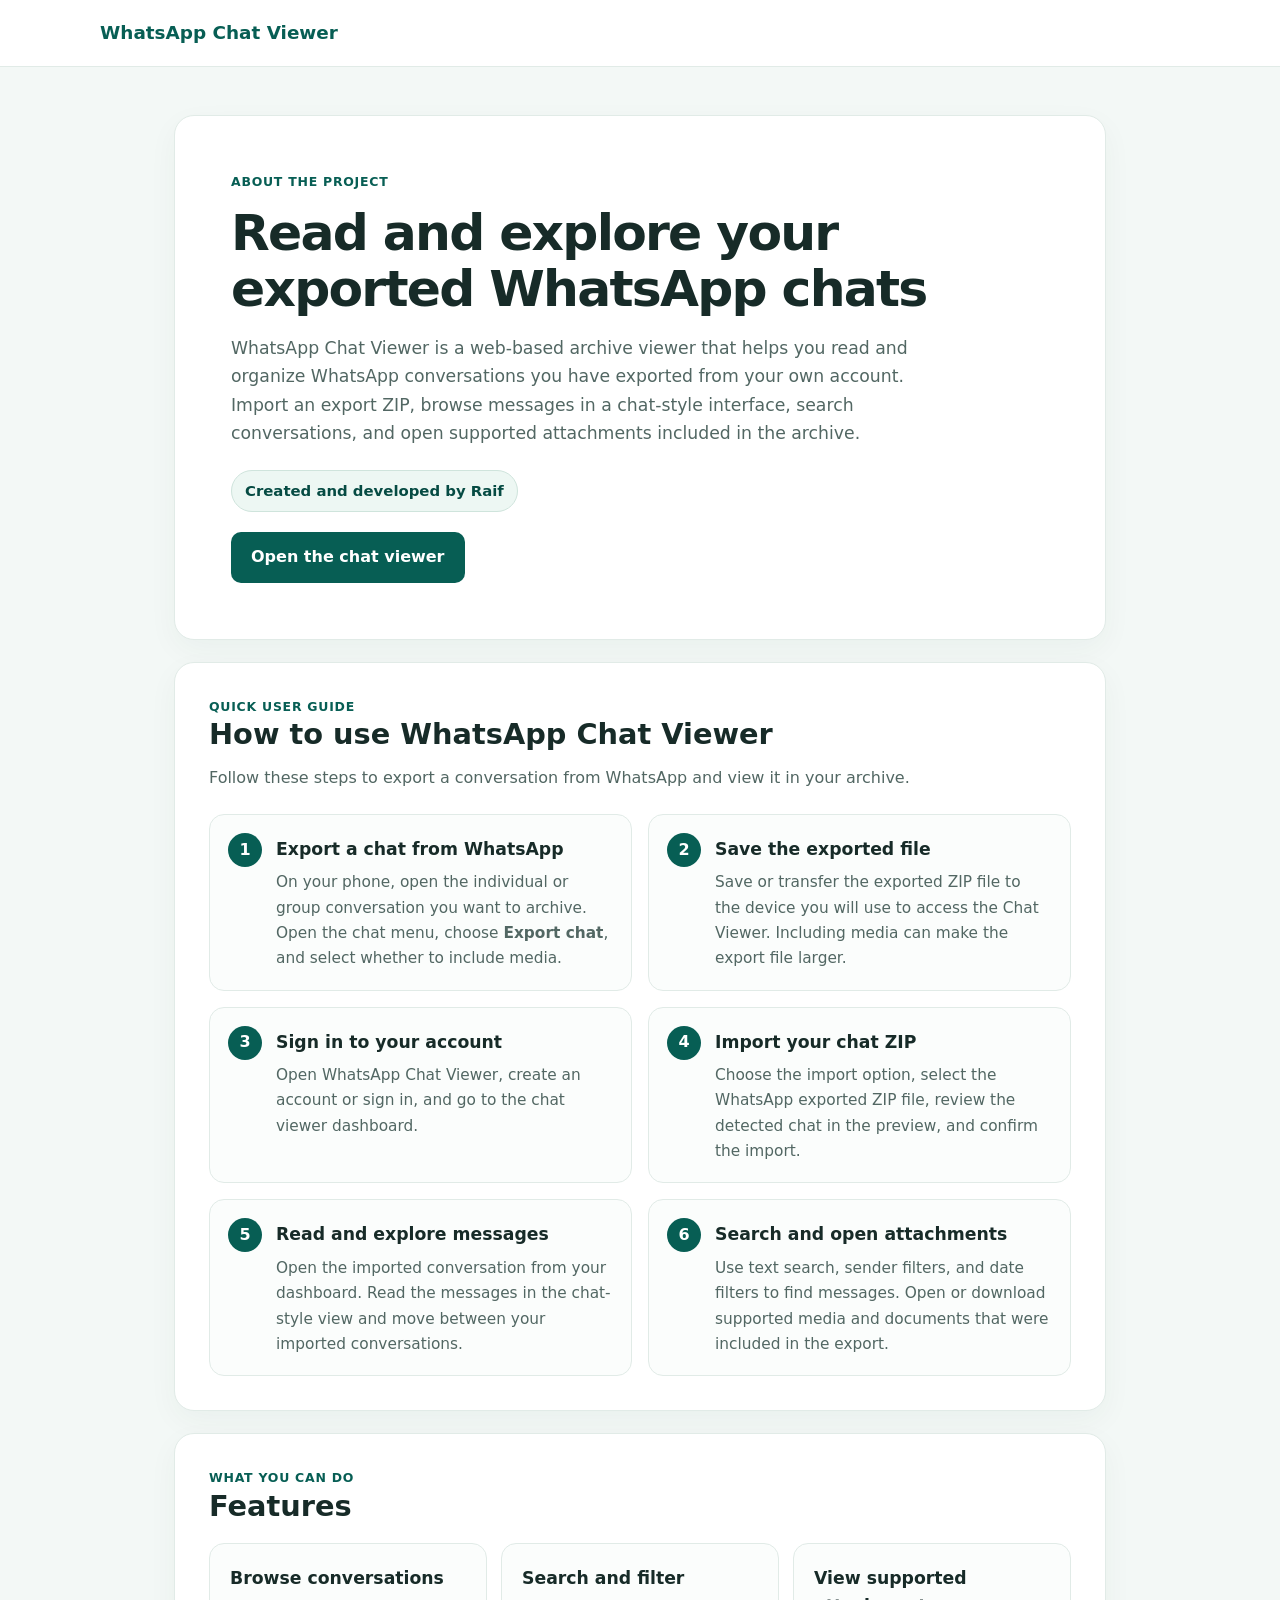
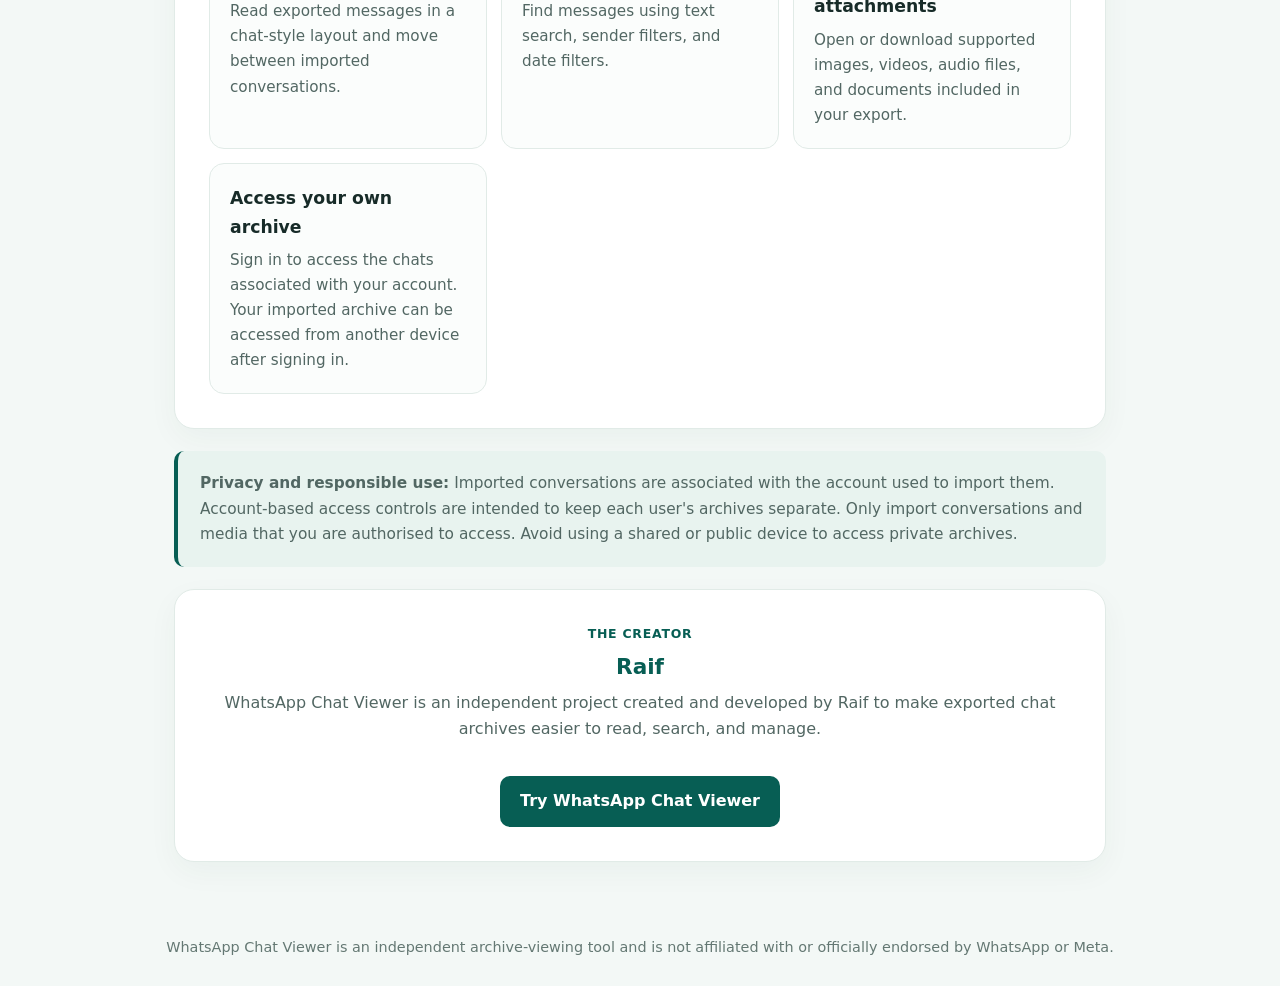
<file: frontend/about.html>
<!doctype html>
<html lang="en">
<head>
  <meta charset="utf-8">
  <meta name="viewport" content="width=device-width, initial-scale=1">
  <title>WhatsApp Chat Viewer – Read and Explore Exported WhatsApp Chats</title>
  <meta name="description" content="Learn how to export, import, read, search and view your WhatsApp chat archives with WhatsApp Chat Viewer. Created by Raif.">
  <meta name="keywords" content="WhatsApp Chat Viewer, WhatsApp Export Viewer, read WhatsApp chat export, WhatsApp TXT viewer, WhatsApp ZIP viewer, view WhatsApp messages">
  <meta name="robots" content="index,follow">
  <link rel="canonical" href="https://whatsapp-chat-viewer-frontend.onrender.com/about.html">
  <meta property="og:type" content="website">
  <meta property="og:title" content="WhatsApp Chat Viewer – About and User Guide">
  <meta property="og:description" content="Created by Raif. Learn how to export a WhatsApp chat and view it in a searchable archive.">
  <meta property="og:url" content="https://whatsapp-chat-viewer-frontend.onrender.com/about.html">
  <meta name="theme-color" content="#075e54">
  <style>
    :root {
      color-scheme: light;
      --green: #075e54;
      --green-dark: #064b43;
      --ink: #172b28;
      --muted: #526763;
      --bg: #f3f8f6;
      --line: #e1ebe7;
      --white: #fff;
    }
    * { box-sizing: border-box; }
    html { scroll-behavior: smooth; }
    body {
      margin: 0;
      font-family: system-ui, -apple-system, Segoe UI, Roboto, Arial, sans-serif;
      color: var(--ink);
      background: var(--bg);
      line-height: 1.65;
    }
    header {
      padding: 18px max(6vw, 24px);
      background: var(--white);
      border-bottom: 1px solid var(--line);
    }
    .brand {
      max-width: 1080px;
      margin: auto;
      font-weight: 800;
      color: var(--green);
      font-size: 1.15rem;
    }
    main { max-width: 980px; margin: 48px auto; padding: 0 24px; }
    .hero, .section-card {
      background: var(--white);
      border: 1px solid var(--line);
      border-radius: 20px;
      box-shadow: 0 10px 30px rgba(15,60,48,.045);
    }
    .hero { padding: clamp(28px, 6vw, 56px); }
    .eyebrow {
      color: var(--green);
      font-weight: 800;
      letter-spacing: .06em;
      text-transform: uppercase;
      font-size: .78rem;
    }
    h1 {
      font-size: clamp(2rem, 5vw, 3.15rem);
      line-height: 1.12;
      margin: 12px 0 16px;
      letter-spacing: -.035em;
    }
    h2 { font-size: clamp(1.35rem, 3vw, 1.8rem); line-height: 1.25; margin: 0 0 12px; }
    h3 { font-size: 1.08rem; margin: 0 0 7px; }
    p { color: var(--muted); margin: 0 0 14px; }
    .hero-copy { max-width: 720px; font-size: 1.08rem; }
    .creator {
      display: inline-flex;
      align-items: center;
      gap: 8px;
      margin-top: 8px;
      padding: 8px 13px;
      border: 1px solid #cfe4dc;
      border-radius: 999px;
      background: #edf7f3;
      color: var(--green-dark);
      font-weight: 750;
      font-size: .93rem;
    }
    .cta {
      display: inline-block;
      margin-top: 20px;
      padding: 12px 20px;
      border-radius: 10px;
      background: var(--green);
      color: #fff;
      text-decoration: none;
      font-weight: 750;
    }
    .cta:hover { background: var(--green-dark); }
    .section-card { margin-top: 22px; padding: clamp(22px, 4vw, 34px); }
    .section-intro { max-width: 760px; margin-bottom: 22px; }
    .steps {
      display: grid;
      grid-template-columns: repeat(2, minmax(0, 1fr));
      gap: 16px;
      counter-reset: step;
    }
    .step {
      position: relative;
      padding: 20px 20px 18px 66px;
      border: 1px solid var(--line);
      border-radius: 15px;
      background: #fbfdfc;
      counter-increment: step;
    }
    .step::before {
      content: counter(step);
      position: absolute;
      top: 18px;
      left: 18px;
      display: grid;
      place-items: center;
      width: 34px;
      height: 34px;
      border-radius: 50%;
      background: var(--green);
      color: white;
      font-weight: 800;
    }
    .step p { font-size: .96rem; margin: 0; }
    .step ul { color: var(--muted); margin: 8px 0 0; padding-left: 18px; font-size: .95rem; }
    .features {
      display: grid;
      grid-template-columns: repeat(auto-fit, minmax(210px, 1fr));
      gap: 14px;
      margin-top: 18px;
    }
    .feature {
      padding: 20px;
      border: 1px solid var(--line);
      border-radius: 15px;
      background: #fbfdfc;
    }
    .feature p { font-size: .95rem; margin: 0; }
    .privacy {
      margin-top: 22px;
      padding: 20px 22px;
      border-left: 4px solid var(--green);
      background: #e8f3ef;
      border-radius: 10px;
    }
    .privacy p { margin: 0; font-size: .96rem; }
    .creator-section { text-align: center; }
    .creator-name { color: var(--green); font-size: 1.35rem; font-weight: 850; margin: 4px 0 5px; }
    footer {
      text-align: center;
      color: #647873;
      padding: 26px 24px;
      font-size: .9rem;
    }
    @media (max-width: 680px) {
      main { margin: 28px auto; }
      .steps { grid-template-columns: 1fr; }
    }
  </style>
</head>
<body>
  <header><div class="brand">WhatsApp Chat Viewer</div></header>

  <main>
    <section class="hero">
      <div class="eyebrow">About the project</div>
      <h1>Read and explore your exported WhatsApp chats</h1>
      <p class="hero-copy">
        WhatsApp Chat Viewer is a web-based archive viewer that helps you read and organize
        WhatsApp conversations you have exported from your own account. Import an export ZIP,
        browse messages in a chat-style interface, search conversations, and open supported
        attachments included in the archive.
      </p>
      <div class="creator">Created and developed by Raif</div>
      <br>
      <a class="cta" href="/login.html">Open the chat viewer</a>
    </section>

    <section class="section-card" aria-labelledby="how-to">
      <div class="section-intro">
        <div class="eyebrow">Quick user guide</div>
        <h2 id="how-to">How to use WhatsApp Chat Viewer</h2>
        <p>Follow these steps to export a conversation from WhatsApp and view it in your archive.</p>
      </div>

      <div class="steps">
        <article class="step">
          <h3>Export a chat from WhatsApp</h3>
          <p>On your phone, open the individual or group conversation you want to archive. Open the chat menu, choose <strong>Export chat</strong>, and select whether to include media.</p>
        </article>

        <article class="step">
          <h3>Save the exported file</h3>
          <p>Save or transfer the exported ZIP file to the device you will use to access the Chat Viewer. Including media can make the export file larger.</p>
        </article>

        <article class="step">
          <h3>Sign in to your account</h3>
          <p>Open WhatsApp Chat Viewer, create an account or sign in, and go to the chat viewer dashboard.</p>
        </article>

        <article class="step">
          <h3>Import your chat ZIP</h3>
          <p>Choose the import option, select the WhatsApp exported ZIP file, review the detected chat in the preview, and confirm the import.</p>
        </article>

        <article class="step">
          <h3>Read and explore messages</h3>
          <p>Open the imported conversation from your dashboard. Read the messages in the chat-style view and move between your imported conversations.</p>
        </article>

        <article class="step">
          <h3>Search and open attachments</h3>
          <p>Use text search, sender filters, and date filters to find messages. Open or download supported media and documents that were included in the export.</p>
        </article>
      </div>
    </section>

    <section class="section-card" aria-labelledby="features-title">
      <div class="eyebrow">What you can do</div>
      <h2 id="features-title">Features</h2>
      <div class="features">
        <article class="feature">
          <h3>Browse conversations</h3>
          <p>Read exported messages in a chat-style layout and move between imported conversations.</p>
        </article>
        <article class="feature">
          <h3>Search and filter</h3>
          <p>Find messages using text search, sender filters, and date filters.</p>
        </article>
        <article class="feature">
          <h3>View supported attachments</h3>
          <p>Open or download supported images, videos, audio files, and documents included in your export.</p>
        </article>
        <article class="feature">
          <h3>Access your own archive</h3>
          <p>Sign in to access the chats associated with your account. Your imported archive can be accessed from another device after signing in.</p>
        </article>
      </div>
    </section>

    <section class="privacy">
      <p><strong>Privacy and responsible use:</strong> Imported conversations are associated with the account used to import them. Account-based access controls are intended to keep each user's archives separate. Only import conversations and media that you are authorised to access. Avoid using a shared or public device to access private archives.</p>
    </section>

    <section class="section-card creator-section">
      <div class="eyebrow">The creator</div>
      <div class="creator-name">Raif</div>
      <p>WhatsApp Chat Viewer is an independent project created and developed by Raif to make exported chat archives easier to read, search, and manage.</p>
      <a class="cta" href="/login.html">Try WhatsApp Chat Viewer</a>
    </section>
  </main>

  <footer>
    WhatsApp Chat Viewer is an independent archive-viewing tool and is not affiliated with or officially endorsed by WhatsApp or Meta.
  </footer>
</body>
</html>
</file>
